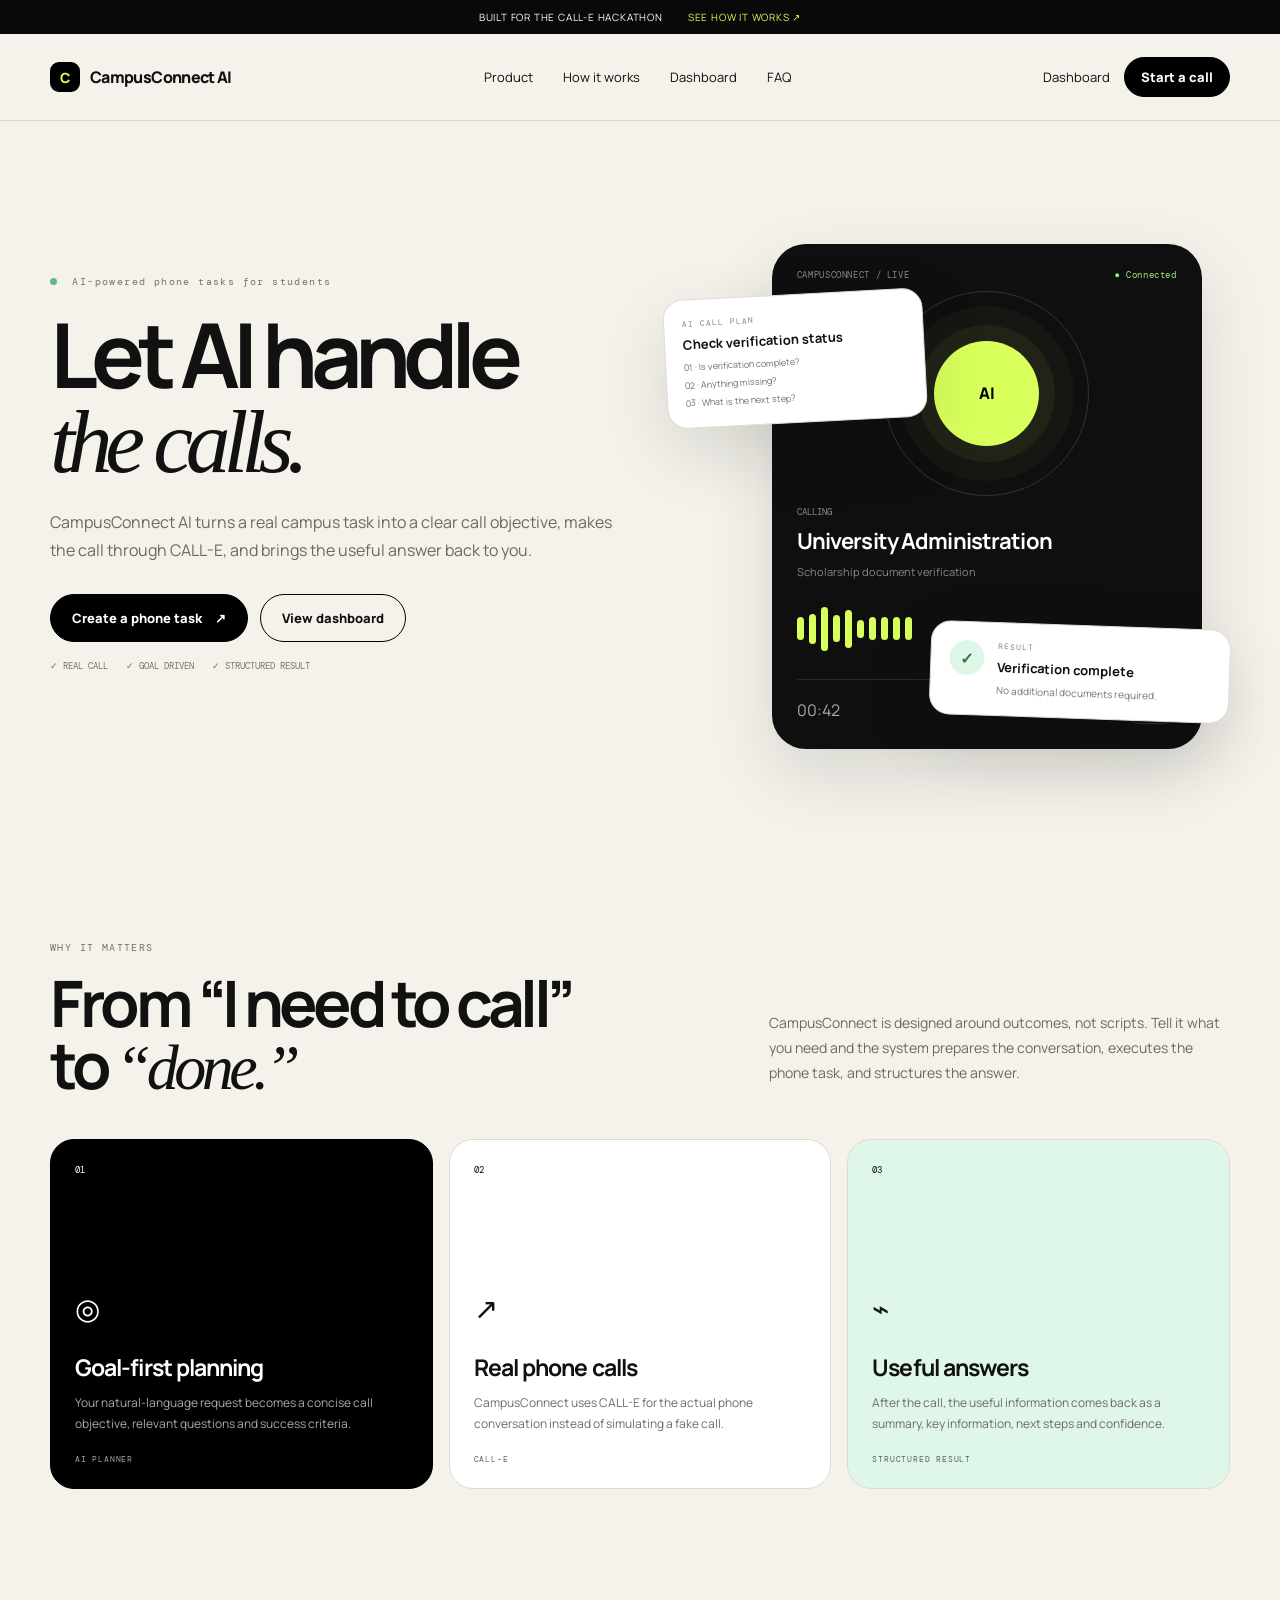
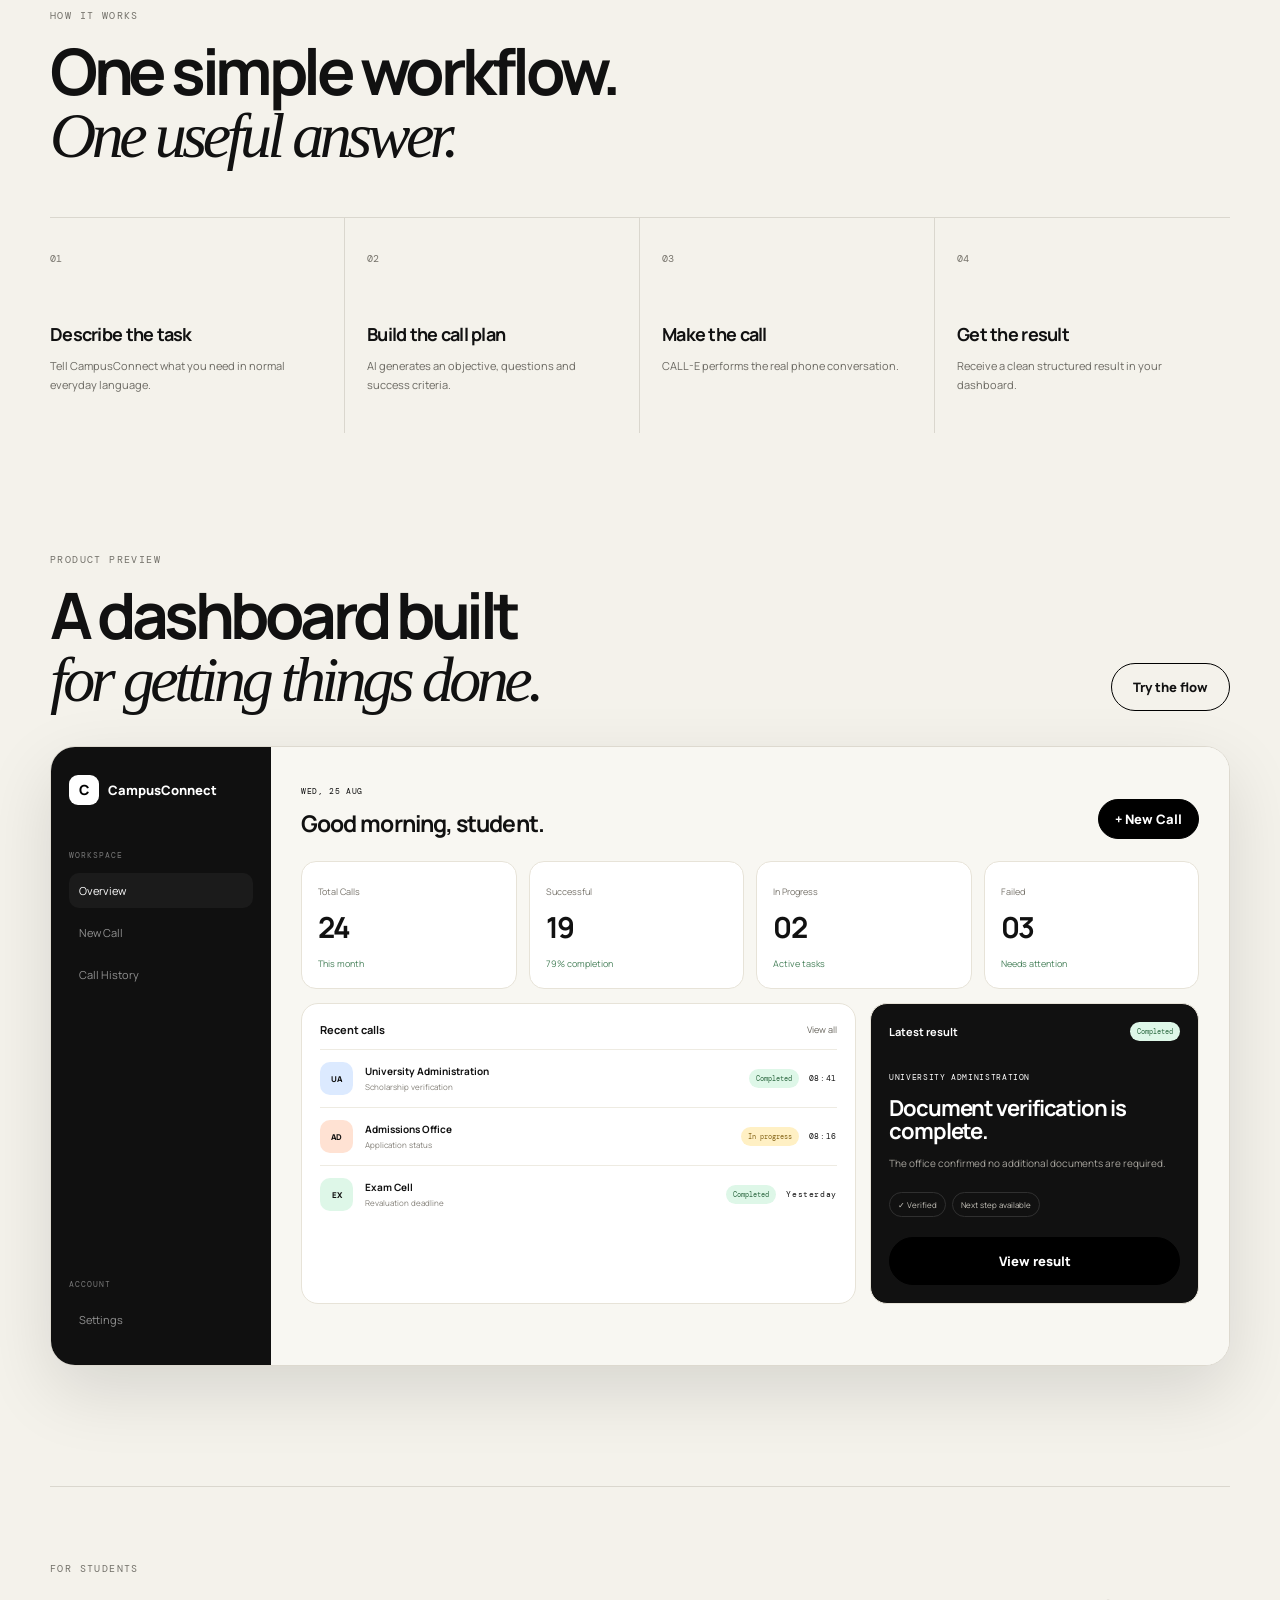
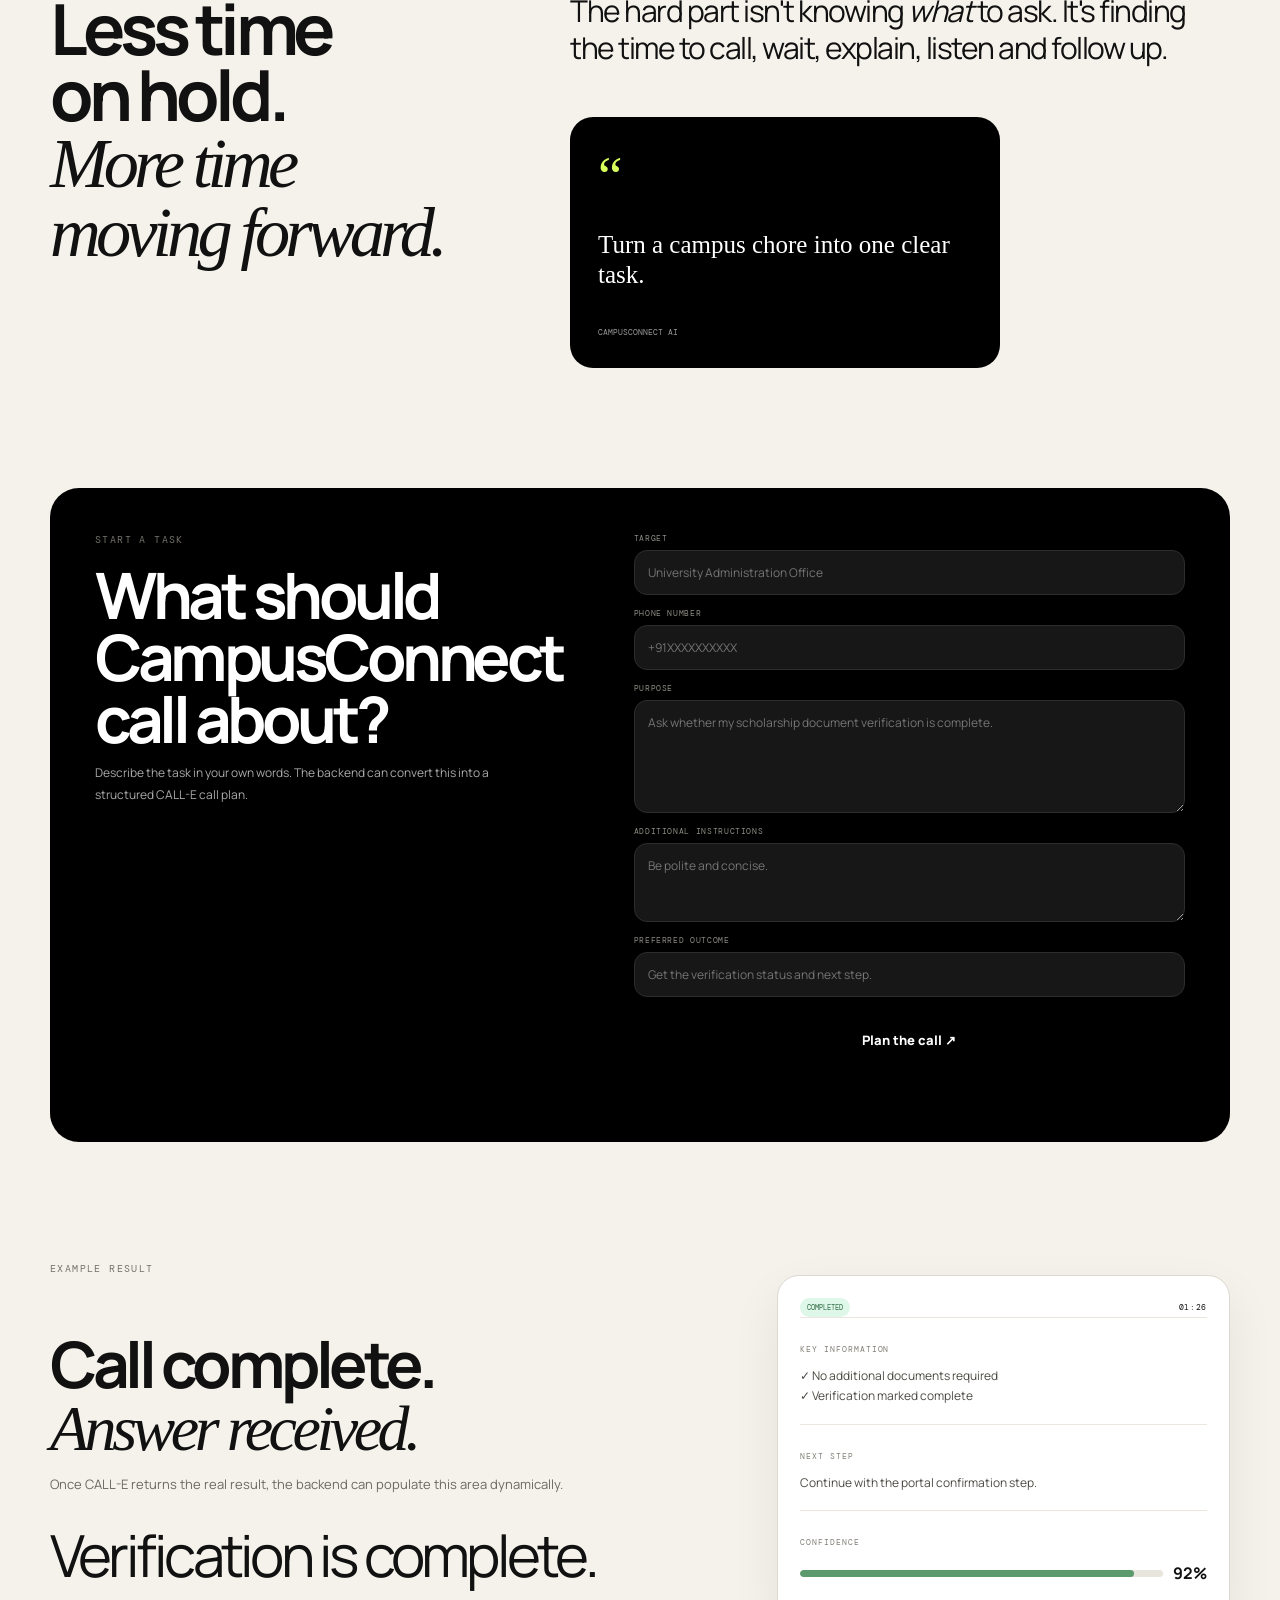
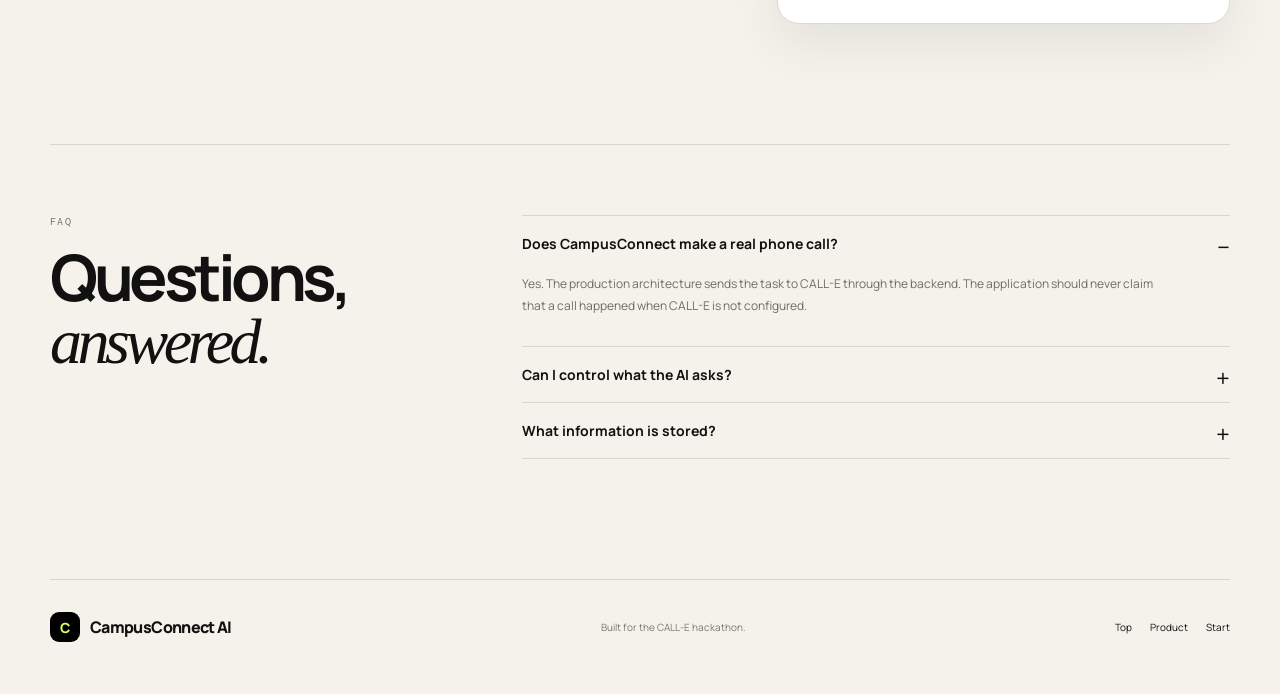
<file: index.html>
<!DOCTYPE html>
<html lang="en">
<head>

<!-- Google tag (gtag.js) -->
<script async src="https://www.googletagmanager.com/gtag/js?id=G-YB8K75GJN4"></script>
<script>
  window.dataLayer = window.dataLayer || [];
  function gtag(){dataLayer.push(arguments);}
  gtag('js', new Date());

  gtag('config', 'G-YB8K75GJN4');
</script>

    
    <meta charset="UTF-8">
    <meta name="viewport" content="width=device-width, initial-scale=1.0">

    <title>CampusConnect AI</title>

    <link id="favicon" rel="icon" href="./favicon.ico" type="image/x-icon">

    <link rel="preconnect" href="https://fonts.googleapis.com">
    <link rel="preconnect" href="https://fonts.gstatic.com" crossorigin>

    <link
        href="https://fonts.googleapis.com/css2?family=DM+Mono:wght@400;500&family=Manrope:wght@400;500;600;700;800&display=swap"
        rel="stylesheet"
    >

    <link rel="stylesheet" href="style.css">
</head>

<body>

<div class="topbar">
    <span>Built for the CALL-E hackathon</span>
    <a href="#how">See how it works ↗</a>
</div>

<header class="navbar">
    <div class="container nav-container">

        <a href="#" class="logo">
            <span class="logo-mark">C</span>
            <span>CampusConnect AI</span>
        </a>

        <nav class="nav-links" id="navLinks">
            <a href="#product">Product</a>
            <a href="#how">How it works</a>
            <a href="#dashboard">Dashboard</a>
            <a href="#faq">FAQ</a>
        </nav>

        <div class="nav-actions">
            <a href="#dashboard" class="login-btn">Dashboard</a>
            <a href="#new-call" class="primary-btn small">Start a call</a>

            <button
                class="menu-btn"
                id="menuBtn"
                type="button"
                aria-label="Open navigation"
            >
                ☰
            </button>
        </div>

    </div>
</header>

<main>

<!-- HERO -->

<section class="hero container" id="home">

    <div class="hero-content">

        <div class="eyebrow">
            <span class="pulse"></span>
            AI-powered phone tasks for students
        </div>

        <h1>
            Let AI handle
            <br>
            <em>the calls.</em>
        </h1>

        <p class="hero-description">
            CampusConnect AI turns a real campus task into
            a clear call objective, makes the call through
            CALL-E, and brings the useful answer back to you.
        </p>

        <div class="hero-buttons">

            <a href="#new-call" class="primary-btn">
                Create a phone task
                <span>↗</span>
            </a>

            <a href="#dashboard" class="secondary-btn">
                View dashboard
            </a>

        </div>

        <div class="hero-tags">
            <span>✓ Real call</span>
            <span>✓ Goal driven</span>
            <span>✓ Structured result</span>
        </div>

    </div>


    <div class="hero-visual">

        <div class="phone-card">

            <div class="phone-header">
                <span>CAMPUSCONNECT / LIVE</span>
                <span class="connected">● Connected</span>
            </div>

            <div class="orb-container">

                <div class="orb-ring"></div>

                <div class="orb">
                    AI
                </div>

            </div>

            <div class="call-information">

                <small>CALLING</small>

                <h3>
                    University Administration
                </h3>

                <p>
                    Scholarship document verification
                </p>

            </div>

            <div class="voice-wave">

                <span></span>
                <span></span>
                <span></span>
                <span></span>
                <span></span>
                <span></span>
                <span></span>
                <span></span>
                <span></span>
                <span></span>

            </div>

            <div class="phone-footer">

                <span>00:42</span>

                <span class="call-provider">
                    CALL-E
                </span>

            </div>

        </div>


        <div class="floating-card plan-card">

            <small>AI CALL PLAN</small>

            <strong>
                Check verification status
            </strong>

            <div class="questions">

                <span>01 · Is verification complete?</span>
                <span>02 · Anything missing?</span>
                <span>03 · What is the next step?</span>

            </div>

        </div>


        <div class="floating-card result-card">

            <div class="result-icon">
                ✓
            </div>

            <div>

                <small>RESULT</small>

                <strong>
                    Verification complete
                </strong>

                <p>
                    No additional documents required.
                </p>

            </div>

        </div>

    </div>

</section>


<!-- PRODUCT INTRO -->

<section class="product-section container" id="product">

    <div class="section-header">

        <div>

            <div class="eyebrow">
                WHY IT MATTERS
            </div>

            <h2>
                From “I need to call”
                <br>
                to <em>“done.”</em>
            </h2>

        </div>

        <p>
            CampusConnect is designed around outcomes,
            not scripts. Tell it what you need and the
            system prepares the conversation, executes
            the phone task, and structures the answer.
        </p>

    </div>


    <div class="feature-grid">

        <article class="feature-card dark">

            <div class="feature-number">
                01
            </div>

            <div class="feature-icon">
                ◎
            </div>

            <h3>
                Goal-first planning
            </h3>

            <p>
                Your natural-language request becomes
                a concise call objective, relevant
                questions and success criteria.
            </p>

            <span class="feature-label">
                AI PLANNER
            </span>

        </article>


        <article class="feature-card">

            <div class="feature-number">
                02
            </div>

            <div class="feature-icon">
                ↗
            </div>

            <h3>
                Real phone calls
            </h3>

            <p>
                CampusConnect uses CALL-E for the actual
                phone conversation instead of simulating
                a fake call.
            </p>

            <span class="feature-label">
                CALL-E
            </span>

        </article>


        <article class="feature-card mint">

            <div class="feature-number">
                03
            </div>

            <div class="feature-icon">
                ⌁
            </div>

            <h3>
                Useful answers
            </h3>

            <p>
                After the call, the useful information
                comes back as a summary, key information,
                next steps and confidence.
            </p>

            <span class="feature-label">
                STRUCTURED RESULT
            </span>

        </article>

    </div>

</section>


<!-- HOW IT WORKS -->

<section class="workflow container" id="how">

    <div class="eyebrow">
        HOW IT WORKS
    </div>

    <h2>
        One simple workflow.
        <br>
        <em>One useful answer.</em>
    </h2>

    <div class="workflow-line"></div>


    <div class="steps">

        <article class="step">

            <span>01</span>

            <h3>
                Describe the task
            </h3>

            <p>
                Tell CampusConnect what you need
                in normal everyday language.
            </p>

        </article>


        <article class="step">

            <span>02</span>

            <h3>
                Build the call plan
            </h3>

            <p>
                AI generates an objective,
                questions and success criteria.
            </p>

        </article>


        <article class="step">

            <span>03</span>

            <h3>
                Make the call
            </h3>

            <p>
                CALL-E performs the real phone
                conversation.
            </p>

        </article>


        <article class="step">

            <span>04</span>

            <h3>
                Get the result
            </h3>

            <p>
                Receive a clean structured result
                in your dashboard.
            </p>

        </article>

    </div>

</section>


<!-- DASHBOARD -->

<section class="dashboard-section container" id="dashboard">

    <div class="dashboard-heading">

        <div>

            <div class="eyebrow">
                PRODUCT PREVIEW
            </div>

            <h2>
                A dashboard built
                <br>
                <em>for getting things done.</em>
            </h2>

        </div>

        <a href="#new-call" class="secondary-btn">
            Try the flow
        </a>

    </div>


    <div class="dashboard-window">

        <aside class="sidebar">

            <div class="sidebar-logo">

                <span class="logo-mark">
                    C
                </span>

                <span>
                    CampusConnect
                </span>

            </div>


            <div class="sidebar-section">

                <small>
                    WORKSPACE
                </small>

                <a class="active" href="#dashboard">
                    Overview
                </a>

                <a href="#new-call">
                    New Call
                </a>

                <a href="#history">
                    Call History
                </a>

            </div>


            <div class="sidebar-section bottom">

                <small>
                    ACCOUNT
                </small>

                <a href="#settings">
                    Settings
                </a>

            </div>

        </aside>


        <div class="dashboard-main">

            <div class="dashboard-top">

                <div>

                    <span class="mono">
                        WED, 25 AUG
                    </span>

                    <h3>
                        Good morning, student.
                    </h3>

                </div>

                <button
                    class="primary-btn small"
                    onclick="scrollToCallForm()"
                >
                    + New Call
                </button>

            </div>


            <div class="stats-grid">

                <div class="stat-card">

                    <span>
                        Total Calls
                    </span>

                    <strong id="totalCalls">
                        24
                    </strong>

                    <small>
                        This month
                    </small>

                </div>


                <div class="stat-card">

                    <span>
                        Successful
                    </span>

                    <strong id="successfulCalls">
                        19
                    </strong>

                    <small>
                        79% completion
                    </small>

                </div>


                <div class="stat-card">

                    <span>
                        In Progress
                    </span>

                    <strong>
                        02
                    </strong>

                    <small>
                        Active tasks
                    </small>

                </div>


                <div class="stat-card">

                    <span>
                        Failed
                    </span>

                    <strong>
                        03
                    </strong>

                    <small>
                        Needs attention
                    </small>

                </div>

            </div>


            <div class="dashboard-grid">

                <div class="dashboard-panel">

                    <div class="panel-header">

                        <strong>
                            Recent calls
                        </strong>

                        <a href="#history">
                            View all
                        </a>

                    </div>


                    <div id="recentCalls">

                        <div class="call-row">

                            <div class="avatar blue">
                                UA
                            </div>

                            <div class="call-info">

                                <strong>
                                    University Administration
                                </strong>

                                <span>
                                    Scholarship verification
                                </span>

                            </div>

                            <span class="status success">
                                Completed
                            </span>

                            <span class="mono">
                                08:41
                            </span>

                        </div>


                        <div class="call-row">

                            <div class="avatar peach">
                                AD
                            </div>

                            <div class="call-info">

                                <strong>
                                    Admissions Office
                                </strong>

                                <span>
                                    Application status
                                </span>

                            </div>

                            <span class="status progress">
                                In progress
                            </span>

                            <span class="mono">
                                08:16
                            </span>

                        </div>


                        <div class="call-row">

                            <div class="avatar mint">
                                EX
                            </div>

                            <div class="call-info">

                                <strong>
                                    Exam Cell
                                </strong>

                                <span>
                                    Revaluation deadline
                                </span>

                            </div>

                            <span class="status success">
                                Completed
                            </span>

                            <span class="mono">
                                Yesterday
                            </span>

                        </div>

                    </div>

                </div>


                <div class="dashboard-panel result-preview">

                    <div class="panel-header">

                        <strong>
                            Latest result
                        </strong>

                        <span class="status success">
                            Completed
                        </span>

                    </div>


                    <span class="mono">
                        UNIVERSITY ADMINISTRATION
                    </span>

                    <h4>
                        Document verification
                        is complete.
                    </h4>

                    <p>
                        The office confirmed no additional
                        documents are required.
                    </p>

                    <div class="result-tags">

                        <span>
                            ✓ Verified
                        </span>

                        <span>
                            Next step available
                        </span>

                    </div>

                    <a href="#result" class="primary-btn full">
                        View result
                    </a>

                </div>

            </div>

        </div>

    </div>

</section>


<!-- WHY -->

<section class="why-section container">

    <div class="why-title">

        <div class="eyebrow">
            FOR STUDENTS
        </div>

        <h2>
            Less time
            <br>
            on hold.
            <br>
            <em>More time
            <br>
            moving forward.</em>
        </h2>

    </div>


    <div class="why-content">

        <p class="large-text">
            The hard part isn't knowing
            <em>what</em> to ask.
            It's finding the time to call,
            wait, explain, listen and follow up.
        </p>


        <div class="quote-card">

            <span class="quote">
                “
            </span>

            <p>
                Turn a campus chore
                into one clear task.
            </p>

            <small>
                CAMPUSCONNECT AI
            </small>

        </div>

    </div>

</section>


<!-- NEW CALL -->

<section class="new-call-section container" id="new-call">

    <div class="new-call-card">

        <div class="call-form-intro">

            <div class="eyebrow">
                START A TASK
            </div>

            <h2>
                What should
                <br>
                CampusConnect
                <br>
                call about?
            </h2>

            <p>
                Describe the task in your own words.
                The backend can convert this into
                a structured CALL-E call plan.
            </p>

        </div>


        <form id="callForm" class="call-form">

            <div class="form-group">

                <label for="target">
                    Target
                </label>

                <input
                    type="text"
                    id="target"
                    name="target"
                    placeholder="University Administration Office"
                    required
                >

            </div>


            <div class="form-group">

                <label for="phone">
                    Phone Number
                </label>

                <input
                    type="tel"
                    id="phone"
                    name="phone_number"
                    placeholder="+91XXXXXXXXXX"
                    required
                >

            </div>


            <div class="form-group">

                <label for="purpose">
                    Purpose
                </label>

                <textarea
                    id="purpose"
                    name="purpose"
                    rows="5"
                    placeholder="Ask whether my scholarship document verification is complete."
                    required
                ></textarea>

            </div>


            <div class="form-group">

                <label for="instructions">
                    Additional Instructions
                </label>

                <textarea
                    id="instructions"
                    name="additional_instructions"
                    rows="3"
                    placeholder="Be polite and concise."
                ></textarea>

            </div>


            <div class="form-group">

                <label for="outcome">
                    Preferred Outcome
                </label>

                <input
                    type="text"
                    id="outcome"
                    name="preferred_outcome"
                    placeholder="Get the verification status and next step."
                >

            </div>


            <button
                class="primary-btn form-submit"
                type="submit"
            >
                Plan the call ↗
            </button>


            <div
                id="formMessage"
                class="form-message"
            ></div>

        </form>

    </div>

</section>


<!-- RESULT -->

<section class="result-section container" id="result">

    <div class="eyebrow">
        EXAMPLE RESULT
    </div>


    <div class="result-layout">

        <div>

            <h2>
                Call complete.
                <br>
                <em>Answer received.</em>
            </h2>

            <p>
                Once CALL-E returns the real result,
                the backend can populate this area
                dynamically.
            </p>

            <div class="big-result">
                Verification is complete.
            </div>

        </div>


        <div class="result-card-large">

            <div class="result-card-header">

                <span class="status success">
                    COMPLETED
                </span>

                <span class="mono">
                    01:26
                </span>

            </div>


            <div class="summary-block">

                <small>
                    KEY INFORMATION
                </small>

                <p>
                    ✓ No additional documents required
                    <br>
                    ✓ Verification marked complete
                </p>

            </div>


            <div class="summary-block">

                <small>
                    NEXT STEP
                </small>

                <p>
                    Continue with the portal
                    confirmation step.
                </p>

            </div>


            <div class="summary-block">

                <small>
                    CONFIDENCE
                </small>

                <div class="confidence">

                    <div class="confidence-bar">
                        <span></span>
                    </div>

                    <strong>
                        92%
                    </strong>

                </div>

            </div>

        </div>

    </div>

</section>


<!-- FAQ -->

<section class="faq-section container" id="faq">

    <div>

        <div class="eyebrow">
            FAQ
        </div>

        <h2>
            Questions,
            <br>
            <em>answered.</em>
        </h2>

    </div>


    <div class="faq-list">

        <details open>

            <summary>
                Does CampusConnect make a real phone call?
            </summary>

            <p>
                Yes. The production architecture sends
                the task to CALL-E through the backend.
                The application should never claim that
                a call happened when CALL-E is not configured.
            </p>

        </details>


        <details>

            <summary>
                Can I control what the AI asks?
            </summary>

            <p>
                Yes. Additional instructions and preferred
                outcomes can be included in the call planning
                request.
            </p>

        </details>


        <details>

            <summary>
                What information is stored?
            </summary>

            <p>
                The backend can store call metadata,
                status, structured result and transcript
                when available.
            </p>

        </details>

    </div>

</section>

</main>


<footer class="footer container">

    <div class="logo">

        <span class="logo-mark">
            C
        </span>

        <span>
            CampusConnect AI
        </span>

    </div>

    <p>
        Built for the CALL-E hackathon.
    </p>

    <div class="footer-links">

        <a href="#home">
            Top
        </a>

        <a href="#product">
            Product
        </a>

        <a href="#new-call">
            Start
        </a>

    </div>

</footer>


<script>
    window.CAMPUSCONNECT_API =
        "http://localhost:8000";
</script>

<script src="app.js"></script>

</body>
</html>
</file>
<file: style.css>
:root {
    --background: #f4f2eb;
    --paper: #ffffff;
    --black: #0b0b0b;
    --text: #111111;
    --muted: #6b6962;
    --line: #dad7ce;
    --lime: #d8ff5b;
    --mint: #def7e8;
    --blue: #dceaff;
    --peach: #ffe2d3;
    --purple: #e7dfff;
    --shadow: 0 25px 70px rgba(0, 0, 0, 0.12);
}

* {
    box-sizing: border-box;
}

html {
    scroll-behavior: smooth;
}

body {
    margin: 0;
    background: var(--background);
    color: var(--text);
    font-family: "Manrope", sans-serif;
}

a {
    color: inherit;
    text-decoration: none;
}

button,
input,
textarea {
    font-family: inherit;
}

.container {
    width: min(1180px, calc(100% - 40px));
    margin: 0 auto;
}

.topbar {
    height: 34px;
    background: #090909;
    color: white;

    display: flex;
    align-items: center;
    justify-content: center;

    gap: 25px;

    font-size: 10px;
    text-transform: uppercase;
    letter-spacing: 0.08em;
}

.topbar a {
    color: var(--lime);
}

.navbar {
    border-bottom: 1px solid var(--line);
}

.nav-container {
    height: 86px;

    display: flex;
    align-items: center;
    justify-content: space-between;
}

.logo {
    display: flex;
    align-items: center;
    gap: 10px;

    font-weight: 800;
    letter-spacing: -0.04em;
}

.logo-mark {
    width: 30px;
    height: 30px;

    display: grid;
    place-items: center;

    border-radius: 9px;

    background: black;
    color: var(--lime);

    font-size: 14px;
}

.nav-links {
    display: flex;
    gap: 30px;

    font-size: 13px;
}

.nav-links a:hover {
    opacity: 0.55;
}

.nav-actions {
    display: flex;
    align-items: center;
    gap: 14px;
}

.login-btn {
    font-size: 13px;
}

.primary-btn,
.secondary-btn {
    min-height: 48px;

    display: inline-flex;
    align-items: center;
    justify-content: center;

    gap: 13px;

    border: 1px solid black;
    border-radius: 999px;

    padding: 13px 21px;

    cursor: pointer;

    font-size: 13px;
    font-weight: 800;

    transition:
        transform 0.2s ease,
        box-shadow 0.2s ease,
        background 0.2s ease;
}

.primary-btn {
    background: black;
    color: white;
}

.primary-btn:hover {
    transform: translateY(-2px);
    box-shadow: 0 12px 30px rgba(0, 0, 0, 0.18);
}

.primary-btn.small {
    min-height: 40px;
    padding: 10px 16px;
}

.secondary-btn {
    background: transparent;
}

.secondary-btn:hover {
    background: white;
}

.full {
    width: 100%;
}

.menu-btn {
    display: none;

    background: transparent;
    border: none;

    font-size: 22px;

    cursor: pointer;
}


/* HERO */

.hero {
    min-height: 700px;

    display: grid;
    grid-template-columns: 1fr 1fr;

    align-items: center;

    gap: 50px;

    padding-top: 75px;
    padding-bottom: 70px;
}

.eyebrow {
    font-family: "DM Mono", monospace;

    font-size: 10px;

    letter-spacing: 0.14em;

    color: #74726b;
}

.pulse {
    display: inline-block;

    width: 7px;
    height: 7px;

    margin-right: 8px;

    border-radius: 50%;

    background: #64b87b;
}

.hero h1 {
    margin: 24px 0;

    font-size: clamp(55px, 7vw, 94px);

    line-height: 0.94;

    letter-spacing: -0.08em;
}

.hero h1 em,
h2 em {
    font-family: Georgia, serif;
    font-weight: normal;
}

.hero-description {
    max-width: 600px;

    color: var(--muted);

    line-height: 1.75;

    font-size: 16px;
}

.hero-buttons {
    display: flex;
    gap: 12px;

    flex-wrap: wrap;

    margin: 30px 0 18px;
}

.hero-tags {
    display: flex;
    flex-wrap: wrap;

    gap: 18px;

    color: #77746c;

    font-family: "DM Mono", monospace;

    font-size: 9px;
    text-transform: uppercase;
}

.hero-visual {
    min-height: 530px;

    position: relative;
}

.phone-card {
    position: absolute;

    width: min(430px, 82%);

    right: 5%;
    top: 35px;

    min-height: 470px;

    padding: 25px;

    border-radius: 34px;

    background: #0f0f0f;
    color: white;

    box-shadow: var(--shadow);

    display: flex;
    flex-direction: column;
}

.phone-header,
.phone-footer,
.result-card-header {
    display: flex;
    align-items: center;
    justify-content: space-between;
}

.phone-header {
    color: #888;

    font-family: "DM Mono", monospace;

    font-size: 9px;
    letter-spacing: 0.07em;
}

.connected {
    color: #9ef078;
}

.orb-container {
    height: 225px;

    display: grid;
    place-items: center;

    position: relative;
}

.orb-ring {
    width: 205px;
    height: 205px;

    border: 1px solid #333;

    border-radius: 50%;

    position: absolute;
}

.orb {
    width: 105px;
    height: 105px;

    display: grid;
    place-items: center;

    border-radius: 50%;

    background: var(--lime);
    color: black;

    font-weight: 900;

    box-shadow:
        0 0 0 16px rgba(216, 255, 91, 0.05),
        0 0 0 35px rgba(216, 255, 91, 0.03);
}

.call-information small {
    display: block;

    color: #888;

    font-family: "DM Mono", monospace;

    font-size: 9px;
}

.call-information h3 {
    margin: 8px 0;

    font-size: 22px;

    letter-spacing: -0.04em;
}

.call-information p {
    margin: 0;

    color: #888;

    font-size: 11px;
}

.voice-wave {
    height: 60px;

    display: flex;
    align-items: center;

    gap: 5px;

    margin: 20px 0;
}

.voice-wave span {
    width: 7px;
    height: 23px;

    border-radius: 999px;

    background: var(--lime);

    animation: wave 1.2s infinite ease-in-out;
}

.voice-wave span:nth-child(2) {
    height: 30px;
}

.voice-wave span:nth-child(3) {
    height: 44px;
}

.voice-wave span:nth-child(4) {
    height: 27px;
}

.voice-wave span:nth-child(5) {
    height: 38px;
}

.voice-wave span:nth-child(6) {
    height: 18px;
}

@keyframes wave {
    50% {
        transform: scaleY(0.4);
    }
}

.phone-footer {
    margin-top: auto;

    padding-top: 16px;

    border-top: 1px solid #292929;

    color: #aaa;
}

.call-provider {
    padding: 7px 10px;

    border: 1px solid #333;

    border-radius: 999px;

    font-family: "DM Mono", monospace;

    font-size: 9px;
}

.floating-card {
    position: absolute;

    padding: 18px;

    background: white;

    border: 1px solid #e0ddd3;

    border-radius: 20px;

    box-shadow: var(--shadow);
}

.plan-card {
    width: 260px;

    left: 0;
    top: 85px;

    transform: rotate(-3deg);
}

.result-card {
    display: flex;

    gap: 13px;

    width: 300px;

    right: 0;
    bottom: 20px;

    transform: rotate(2deg);
}

.floating-card small {
    display: block;

    font-family: "DM Mono", monospace;

    color: #85827a;

    font-size: 8px;

    letter-spacing: 0.12em;
}

.floating-card strong {
    display: block;

    margin: 7px 0;

    font-size: 13px;
}

.questions {
    display: grid;
    gap: 5px;

    color: #727069;

    font-size: 9px;
}

.result-icon {
    width: 35px;
    height: 35px;

    flex-shrink: 0;

    display: grid;
    place-items: center;

    border-radius: 50%;

    background: var(--mint);

    color: #35764c;

    font-weight: 900;
}

.result-card p {
    margin: 2px 0 0;

    color: #77746d;

    font-size: 10px;
}


/* PRODUCT */

.product-section {
    padding: 120px 0;
}

.section-header {
    display: grid;
    grid-template-columns: 1fr 0.7fr;

    gap: 60px;

    align-items: end;

    margin-bottom: 40px;
}

.section-header h2,
.workflow h2,
.dashboard-heading h2,
.new-call-card h2,
.result-section h2,
.faq-section h2 {
    margin: 18px 0 0;

    font-size: clamp(45px, 5vw, 68px);

    line-height: 0.97;

    letter-spacing: -0.07em;
}

.section-header p {
    color: var(--muted);

    line-height: 1.8;

    font-size: 14px;
}

.feature-grid {
    display: grid;
    grid-template-columns: repeat(3, 1fr);

    gap: 16px;
}

.feature-card {
    min-height: 350px;

    padding: 24px;

    border: 1px solid #dedbd1;

    border-radius: 24px;

    display: flex;
    flex-direction: column;

    background: white;
}

.feature-card.dark {
    color: white;
    background: black;
    border-color: black;
}

.feature-card.mint {
    background: var(--mint);
}

.feature-number {
    font-family: "DM Mono", monospace;

    font-size: 9px;
}

.feature-icon {
    margin-top: auto;
    margin-bottom: 23px;

    font-size: 29px;
}

.feature-card h3 {
    margin: 0 0 10px;

    font-size: 23px;

    letter-spacing: -0.04em;
}

.feature-card p {
    color: #6d6a62;

    font-size: 12px;

    line-height: 1.7;

    margin: 0 0 20px;
}

.feature-card.dark p {
    color: #aaa;
}

.feature-label {
    font-family: "DM Mono", monospace;

    font-size: 8px;

    opacity: 0.65;

    letter-spacing: 0.1em;
}


/* WORKFLOW */

.workflow {
    padding-bottom: 120px;
}

.workflow h2 {
    margin-bottom: 50px;
}

.workflow-line {
    height: 1px;
    background: var(--line);
}

.steps {
    display: grid;
    grid-template-columns: repeat(4, 1fr);
}

.step {
    padding: 27px 22px;

    border-right: 1px solid var(--line);
}

.step:first-child {
    padding-left: 0;
}

.step:last-child {
    border-right: none;
}

.step > span {
    font-family: "DM Mono", monospace;

    font-size: 10px;

    color: #77746c;
}

.step h3 {
    margin-top: 55px;

    margin-bottom: 9px;

    font-size: 18px;

    letter-spacing: -0.04em;
}

.step p {
    color: var(--muted);

    font-size: 11px;

    line-height: 1.7;
}


/* DASHBOARD */

.dashboard-section {
    padding-bottom: 120px;
}

.dashboard-heading {
    display: flex;

    justify-content: space-between;

    align-items: end;

    margin-bottom: 35px;
}

.dashboard-window {
    display: grid;

    grid-template-columns: 220px 1fr;

    min-height: 620px;

    overflow: hidden;

    border-radius: 25px;

    border: 1px solid #ddd9cf;

    background: white;

    box-shadow: var(--shadow);
}

.sidebar {
    padding: 28px 18px;

    background: #101010;

    color: white;

    display: flex;
    flex-direction: column;
}

.sidebar-logo {
    display: flex;

    align-items: center;

    gap: 9px;

    font-size: 13px;

    font-weight: 800;

    margin-bottom: 45px;
}

.sidebar-logo .logo-mark {
    background: white;
    color: black;
}

.sidebar-section {
    display: grid;

    gap: 7px;
}

.sidebar-section small {
    margin-bottom: 6px;

    color: #777;

    font-family: "DM Mono", monospace;

    font-size: 8px;

    letter-spacing: 0.12em;
}

.sidebar-section a {
    padding: 10px;

    border-radius: 10px;

    color: #929292;

    font-size: 11px;
}

.sidebar-section a:hover,
.sidebar-section a.active {
    background: #1b1b1b;
    color: white;
}

.sidebar-section.bottom {
    margin-top: auto;
}

.dashboard-main {
    padding: 30px;

    background: #f8f7f2;
}

.dashboard-top {
    display: flex;

    justify-content: space-between;

    align-items: end;

    margin-bottom: 22px;
}

.mono {
    font-family: "DM Mono", monospace;

    font-size: 8px;

    letter-spacing: 0.08em;
}

.dashboard-top h3 {
    margin: 8px 0 0;

    font-size: 23px;

    letter-spacing: -0.04em;
}

.stats-grid {
    display: grid;

    grid-template-columns: repeat(4, 1fr);

    gap: 12px;
}

.stat-card {
    background: white;

    border: 1px solid #e7e3d8;

    border-radius: 15px;

    padding: 16px;
}

.stat-card span,
.stat-card small {
    color: #77736b;

    font-size: 9px;
}

.stat-card strong {
    display: block;

    margin: 7px 0 3px;

    font-size: 29px;

    letter-spacing: -0.05em;
}

.stat-card small {
    color: #47805a;
}

.dashboard-grid {
    display: grid;

    grid-template-columns: 1.35fr 0.8fr;

    gap: 14px;

    margin-top: 14px;
}

.dashboard-panel {
    padding: 18px;

    border: 1px solid #e7e3d8;

    border-radius: 17px;

    background: white;
}

.panel-header {
    display: flex;

    align-items: center;

    justify-content: space-between;

    margin-bottom: 12px;

    font-size: 11px;
}

.panel-header a {
    color: #66635b;

    font-size: 9px;
}

.call-row {
    display: grid;

    grid-template-columns: 35px 1fr auto auto;

    align-items: center;

    gap: 10px;

    padding: 12px 0;

    border-top: 1px solid #eeebe2;
}

.avatar {
    width: 33px;
    height: 33px;

    display: grid;
    place-items: center;

    border-radius: 10px;

    font-size: 8px;
    font-weight: 800;
}

.avatar.blue {
    background: var(--blue);
}

.avatar.peach {
    background: var(--peach);
}

.avatar.mint {
    background: var(--mint);
}

.call-info {
    display: grid;

    gap: 3px;
}

.call-info strong {
    font-size: 10px;
}

.call-info span {
    color: #848079;

    font-size: 8px;
}

.status {
    display: inline-flex;

    padding: 5px 7px;

    border-radius: 999px;

    font-family: "DM Mono", monospace;

    font-size: 7px;
}

.status.success {
    background: var(--mint);
    color: #316c45;
}

.status.progress {
    background: #fff0c4;
    color: #8a6a1e;
}

.status.failed {
    background: #ffe1df;
    color: #864341;
}

.result-preview {
    color: white;
    background: #111;
}

.result-preview .panel-header {
    margin-bottom: 22px;
}

.result-preview h4 {
    margin: 12px 0;

    font-size: 22px;

    line-height: 1.05;

    letter-spacing: -0.05em;
}

.result-preview p {
    color: #a8a59e;

    font-size: 10px;

    line-height: 1.7;
}

.result-tags {
    display: flex;

    gap: 6px;

    flex-wrap: wrap;

    margin: 20px 0;
}

.result-tags span {
    padding: 6px 8px;

    border: 1px solid #303030;

    border-radius: 999px;

    color: #c4c1b9;

    font-size: 8px;
}


/* WHY */

.why-section {
    padding: 75px 0 120px;

    display: grid;

    grid-template-columns: 0.8fr 1.2fr;

    gap: 80px;

    border-top: 1px solid var(--line);
}

.why-title h2 {
    margin-top: 20px;

    font-size: clamp(48px, 5.5vw, 76px);

    line-height: 0.94;

    letter-spacing: -0.07em;
}

.large-text {
    max-width: 650px;

    font-size: 30px;

    line-height: 1.25;

    letter-spacing: -0.05em;
}

.quote-card {
    max-width: 430px;

    margin-top: 50px;

    padding: 28px;

    border-radius: 23px;

    background: black;

    color: white;
}

.quote {
    color: var(--lime);

    font-family: Georgia, serif;

    font-size: 55px;
}

.quote-card p {
    font-family: Georgia, serif;

    font-size: 25px;

    line-height: 1.2;

    margin: 22px 0 28px;
}

.quote-card small {
    font-family: "DM Mono", monospace;

    font-size: 8px;

    color: #999;
}


/* NEW CALL */

.new-call-section {
    padding-bottom: 120px;
}

.new-call-card {
    display: grid;

    grid-template-columns: 0.85fr 1fr;

    gap: 70px;

    padding: 45px;

    border-radius: 29px;

    background: black;

    color: white;
}

.new-call-card h2 {
    font-size: clamp(44px, 5vw, 67px);

    color: white;
}

.call-form-intro p {
    max-width: 450px;

    color: #aaa;

    font-size: 12px;

    line-height: 1.8;
}

.call-form {
    display: grid;

    gap: 13px;
}

.form-group {
    display: grid;

    gap: 7px;
}

.form-group label {
    color: #8d8b84;

    font-family: "DM Mono", monospace;

    font-size: 8px;

    letter-spacing: 0.08em;

    text-transform: uppercase;
}

.form-group input,
.form-group textarea {
    width: 100%;

    resize: vertical;

    border: 1px solid #2d2d2d;

    border-radius: 13px;

    background: #171717;

    color: white;

    padding: 13px;

    outline: none;

    font-size: 12px;
}

.form-group input:focus,
.form-group textarea:focus {
    border-color: #777;
}

.form-submit {
    margin-top: 6px;
}

.form-message {
    min-height: 20px;

    color: #aaa;

    font-size: 10px;
}


/* RESULT */

.result-section {
    padding-bottom: 120px;
}

.result-layout {
    display: grid;

    grid-template-columns: 1fr 0.7fr;

    gap: 80px;

    align-items: center;
}

.result-section p {
    max-width: 600px;

    color: var(--muted);

    line-height: 1.8;

    font-size: 13px;
}

.big-result {
    max-width: 600px;

    margin-top: 30px;

    font-size: clamp(35px, 4.6vw, 58px);

    line-height: 0.98;

    letter-spacing: -0.065em;
}

.result-card-large {
    padding: 22px;

    border: 1px solid #ddd9d0;

    border-radius: 22px;

    background: white;

    box-shadow: 0 20px 50px rgba(0, 0, 0, 0.07);
}

.summary-block {
    padding: 17px 0;

    border-top: 1px solid #ebe7de;
}

.summary-block:first-of-type {
    margin-top: 18px;
}

.summary-block small {
    font-family: "DM Mono", monospace;

    color: #827f77;

    font-size: 8px;

    letter-spacing: 0.12em;
}

.summary-block p {
    margin: 9px 0 0;

    color: #4c4a44;

    font-size: 12px;

    line-height: 1.7;
}

.confidence {
    display: flex;

    align-items: center;

    gap: 10px;

    margin-top: 12px;
}

.confidence-bar {
    flex: 1;

    height: 7px;

    background: #e8e5dc;

    border-radius: 999px;

    overflow: hidden;
}

.confidence-bar span {
    display: block;

    width: 92%;

    height: 100%;

    background: #5b9a6d;

    border-radius: inherit;
}


/* FAQ */

.faq-section {
    display: grid;

    grid-template-columns: 0.7fr 1.3fr;

    gap: 90px;

    padding-bottom: 120px;

    border-top: 1px solid var(--line);

    padding-top: 70px;
}

.faq-list {
    border-top: 1px solid var(--line);
}

details {
    border-bottom: 1px solid var(--line);

    padding: 18px 0;
}

summary {
    list-style: none;

    cursor: pointer;

    position: relative;

    padding-right: 35px;

    font-size: 14px;

    font-weight: 700;
}

summary::-webkit-details-marker {
    display: none;
}

summary::after {
    content: "+";

    position: absolute;

    right: 0;
    top: -4px;

    font-size: 24px;

    font-weight: 400;
}

details[open] summary::after {
    content: "−";
}

details p {
    max-width: 650px;

    padding-top: 8px;

    color: #6e6b63;

    font-size: 12px;

    line-height: 1.8;
}


/* FOOTER */

.footer {
    padding: 30px 0 50px;

    border-top: 1px solid var(--line);

    display: flex;

    align-items: center;

    justify-content: space-between;

    gap: 20px;
}

.footer p {
    color: #7c7871;

    font-size: 10px;
}

.footer-links {
    display: flex;

    gap: 18px;

    font-size: 10px;
}


/* RESPONSIVE */

@media (max-width: 950px) {

    .nav-links {
        display: none;
    }

    .menu-btn {
        display: block;
    }

    .hero {
        grid-template-columns: 1fr;
    }

    .section-header,
    .why-section,
    .result-layout,
    .faq-section,
    .new-call-card {
        grid-template-columns: 1fr;
    }

    .feature-grid,
    .steps {
        grid-template-columns: 1fr 1fr;
    }

    .step:nth-child(2) {
        border-right: none;
    }

    .dashboard-window {
        grid-template-columns: 1fr;
    }

    .sidebar {
        display: none;
    }

    .dashboard-grid {
        grid-template-columns: 1fr;
    }

    .stats-grid {
        grid-template-columns: repeat(2, 1fr);
    }
}


@media (max-width: 650px) {

    .container {
        width: min(100% - 24px, 1180px);
    }

    .topbar {
        padding: 0 10px;

        font-size: 8px;

        text-align: center;
    }

    .nav-container {
        height: 72px;
    }

    .login-btn {
        display: none;
    }

    .hero {
        padding-top: 50px;
    }

    .hero h1 {
        font-size: 57px;
    }

    .hero-description {
        font-size: 14px;
    }

    .hero-visual {
        min-height: 450px;
    }

    .phone-card {
        position: relative;

        top: 0;
        right: auto;

        width: 100%;

        min-height: 430px;
    }

    .floating-card {
        display: none;
    }

    .feature-grid,
    .steps,
    .stats-grid {
        grid-template-columns: 1fr;
    }

    .step {
        padding: 22px 0 !important;

        border-right: none;

        border-bottom: 1px solid var(--line);
    }

    .step h3 {
        margin-top: 28px;
    }

    .dashboard-main {
        padding: 18px;
    }

    .call-row {
        grid-template-columns: 34px 1fr auto;
    }

    .call-row > .mono {
        display: none;
    }

    .new-call-card {
        padding: 28px;
    }

    .new-call-card h2 {
        font-size: 47px;
    }

    .footer {
        flex-direction: column;

        align-items: flex-start;
    }

    .large-text {
        font-size: 25px;
    }
}
</file>
